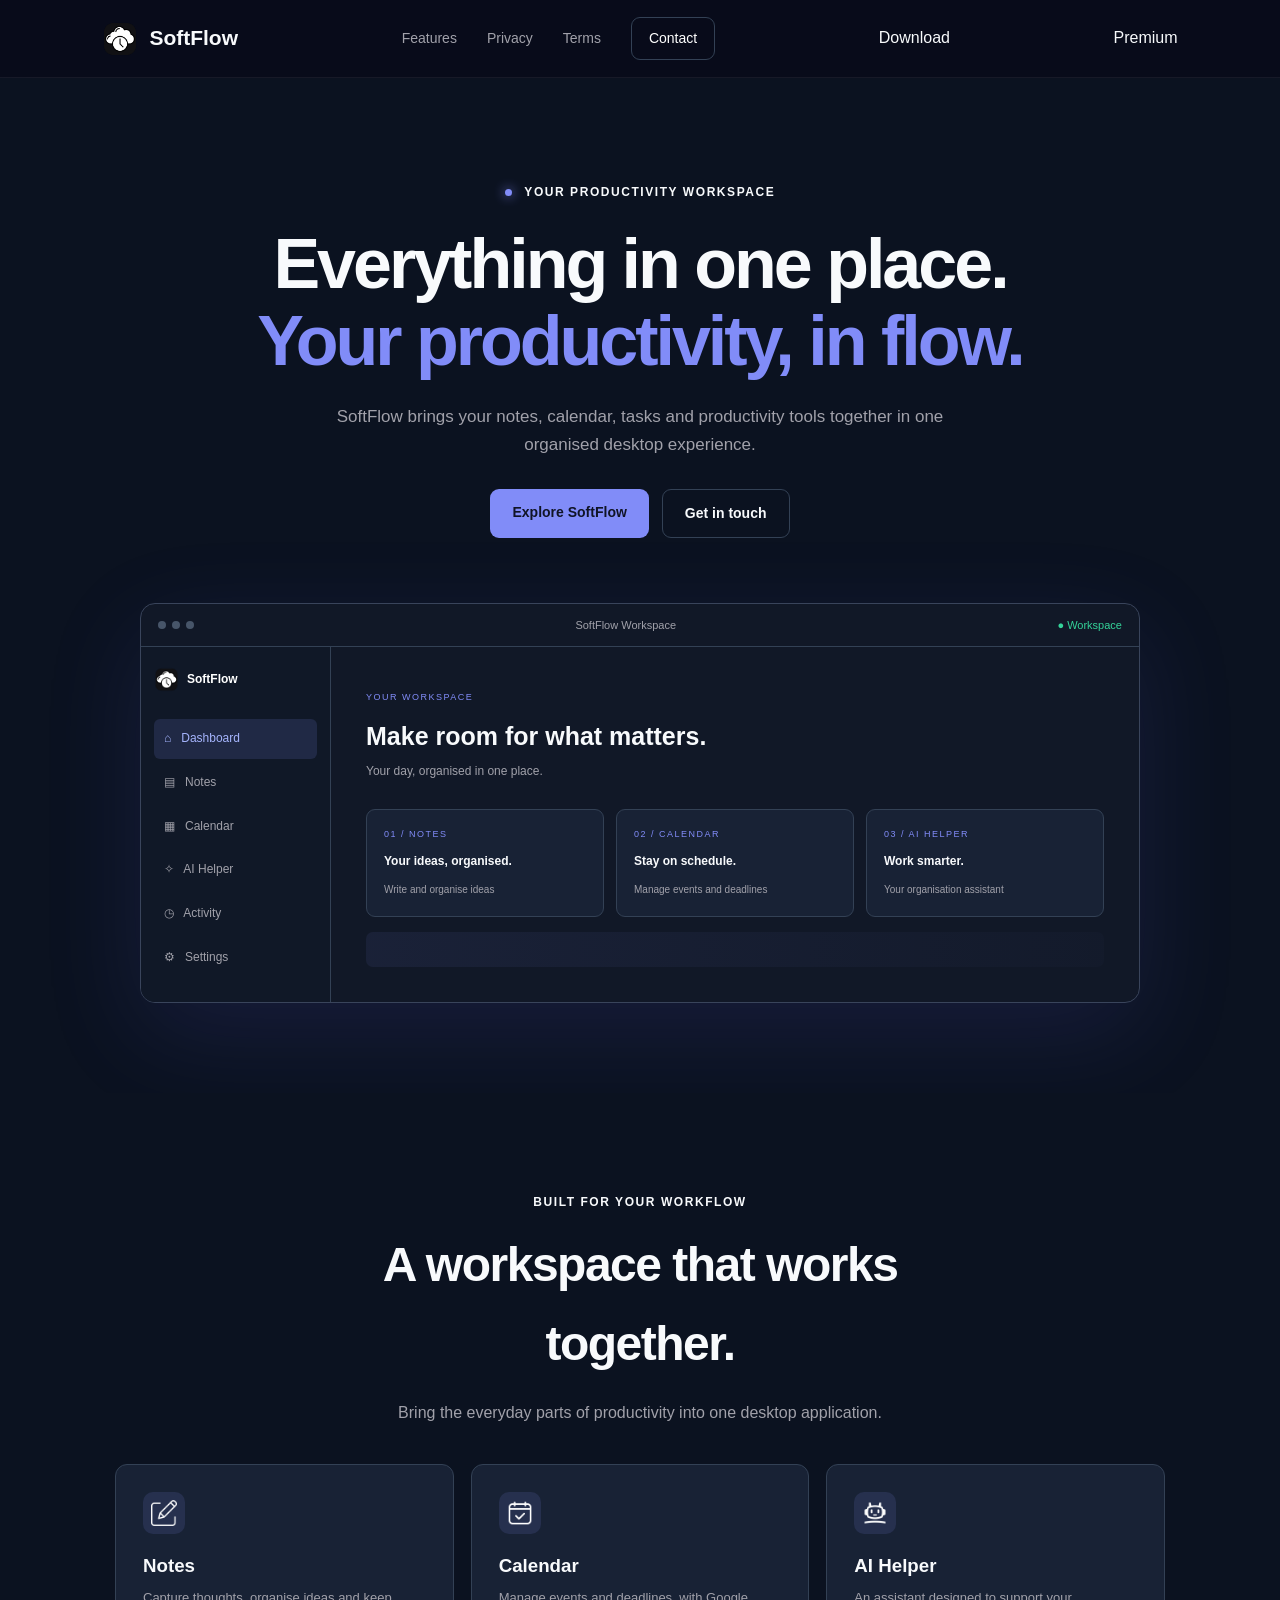
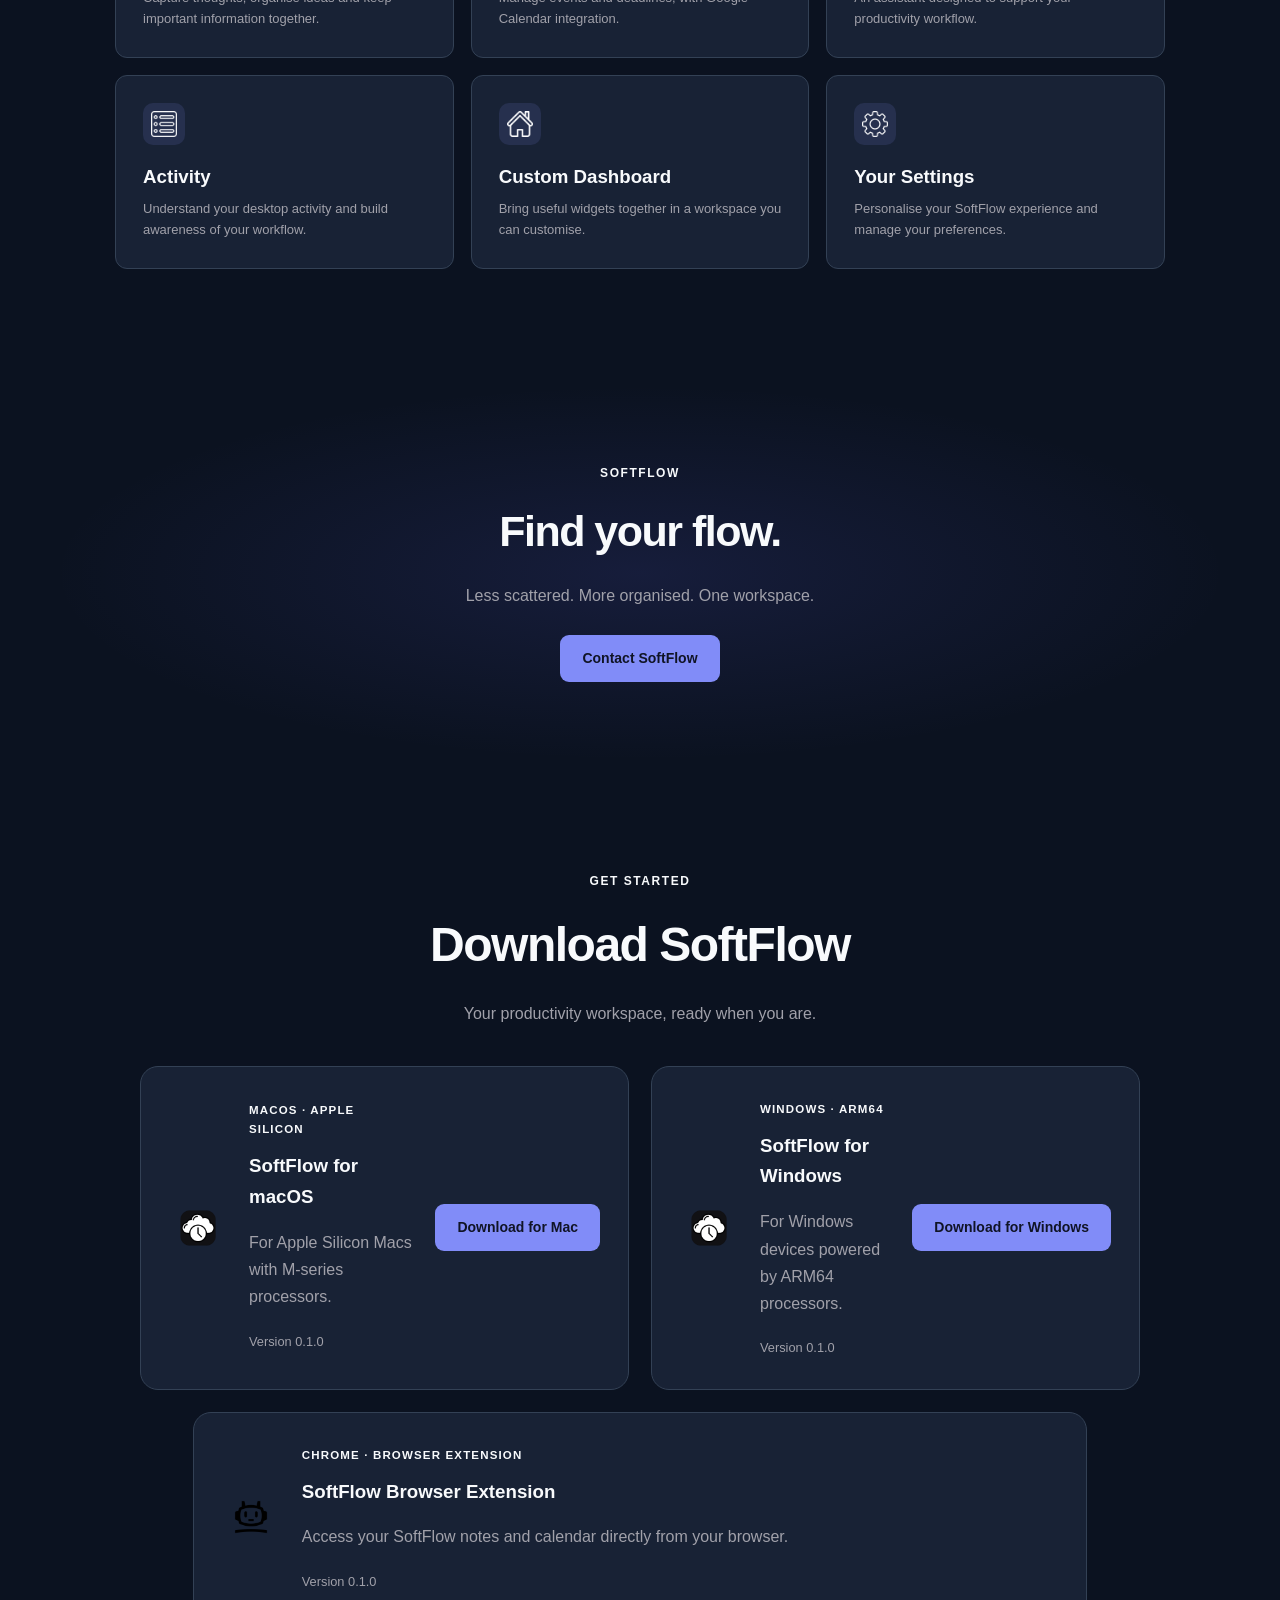
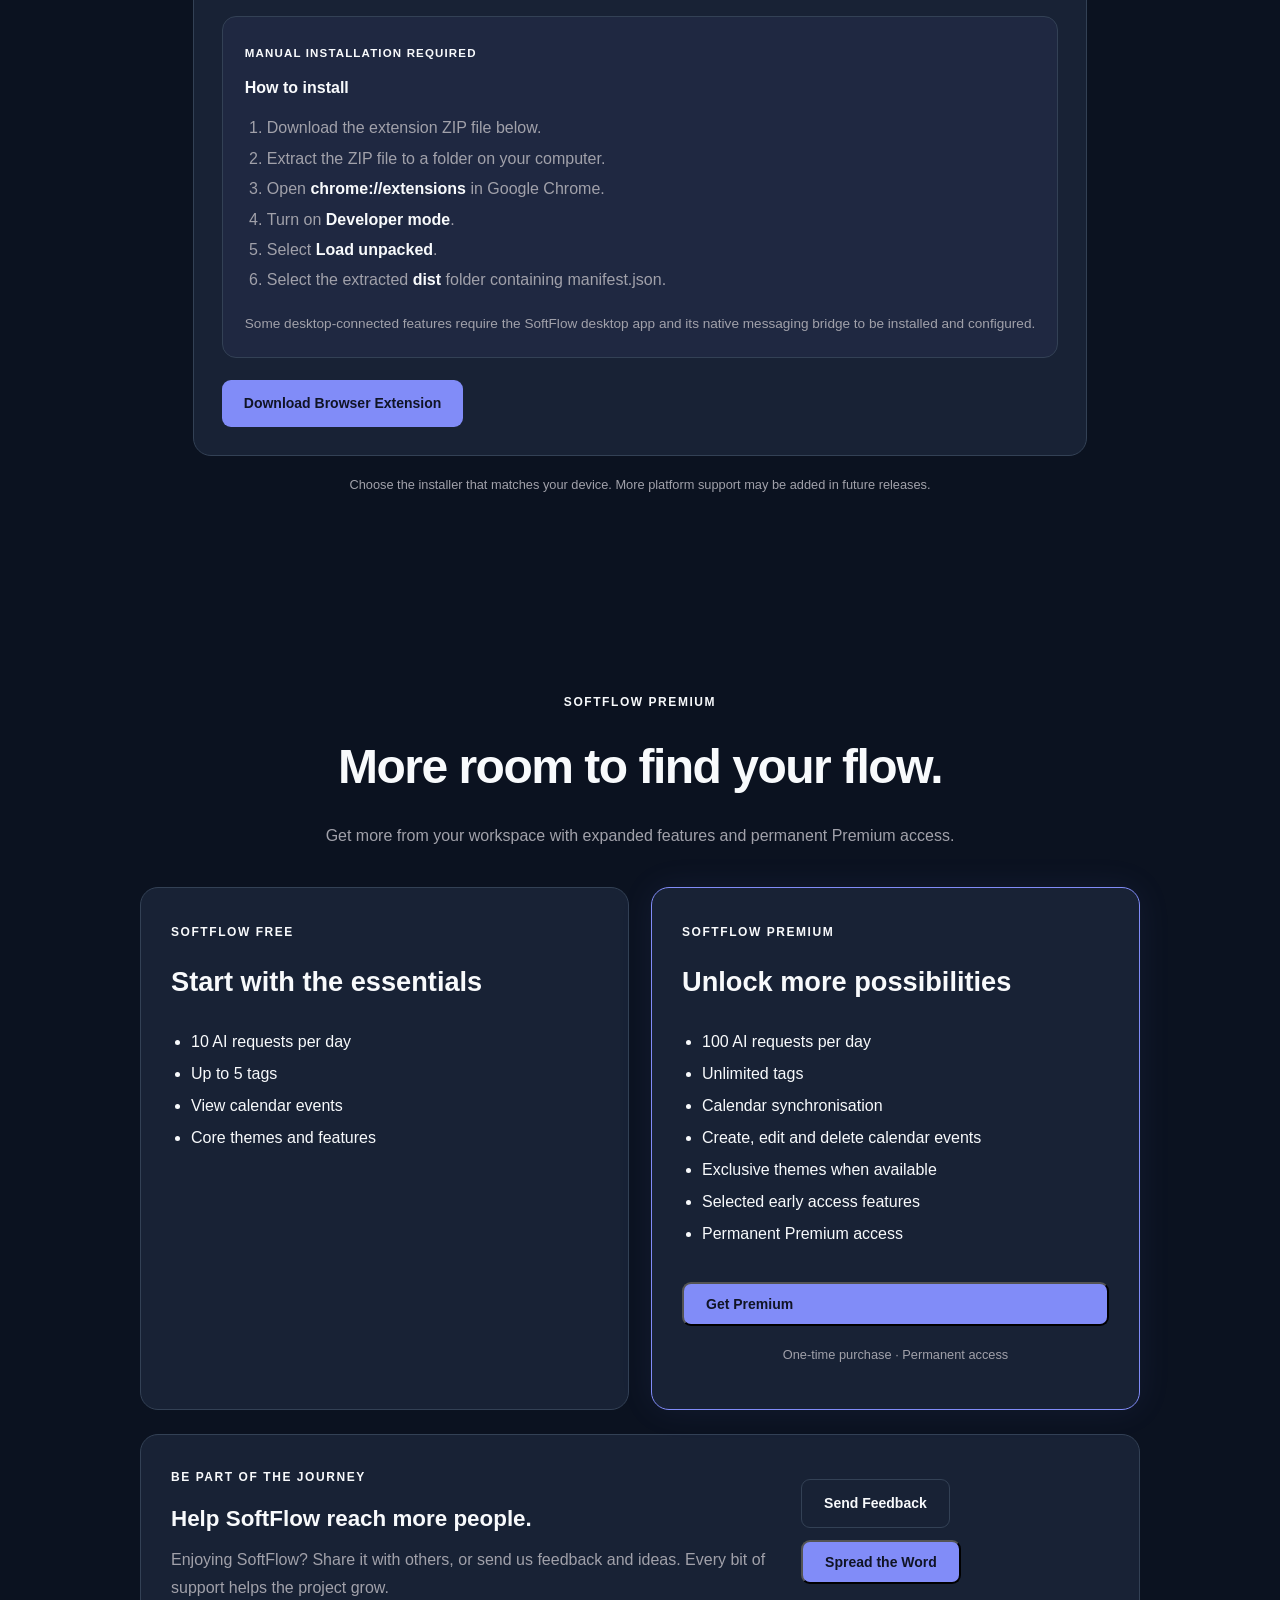
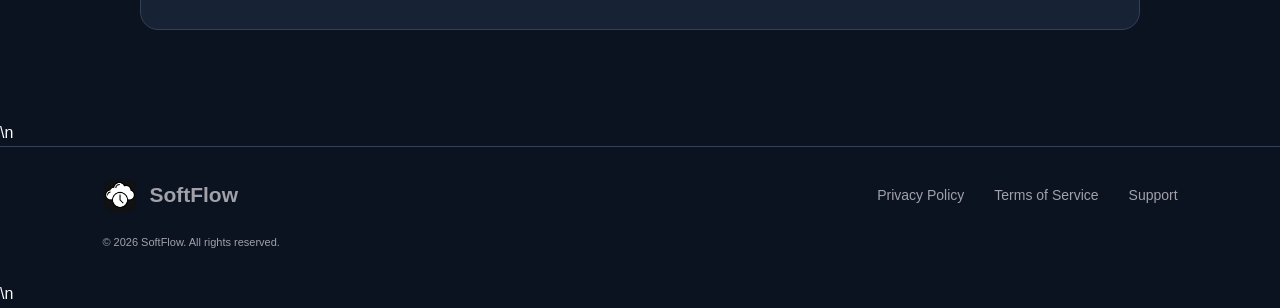
<file: index.html>
<!DOCTYPE html>
<html lang="en">
<head>
  <meta charset="UTF-8">
  <meta name="viewport" content="width=device-width, initial-scale=1">
  <meta name="theme-color" content="#0B1220">
  <meta name="description" content="Meet SoftFlow, your productivity workspace for notes, calendars, organisation and more.">
  <title>SoftFlow — Your productivity, in flow.</title>
  <link rel="icon" href="assets/logo.png">
  <link rel="stylesheet" href="styles.css">
</head>
<body>
  <nav class="nav">
    <a class="brand" href="index.html">
      <img src="assets/logo.png" alt="SoftFlow logo">
      <span>SoftFlow</span>
    </a>
    <div class="nav-links">
      <a href="#features">Features</a>
      <a href="privacy.html">Privacy</a>
      <a href="terms.html">Terms</a>
      <a class="nav-button" href="contact.html">Contact</a>
    </div>
  
        <a href="#download">Download</a>
        <a href="#premium">Premium</a>
      </nav>

  <main>
    <section class="hero">
      <div class="eyebrow"><span class="dot"></span> YOUR PRODUCTIVITY WORKSPACE</div>
      <h1>Everything in one place.<br><span>Your productivity, in flow.</span></h1>
      <p class="hero-text">
        SoftFlow brings your notes, calendar, tasks and productivity
        tools together in one organised desktop experience.
      </p>
      <div class="hero-actions">
        <a class="button primary" href="#features">Explore SoftFlow</a>
        <a class="button secondary" href="contact.html">Get in touch</a>
      </div>
      <div class="hero-visual">
        <div class="mock-window">
          <div class="window-bar">
            <div class="window-dots"><i></i><i></i><i></i></div>
            <span>SoftFlow Workspace</span>
            <span class="window-status">● Workspace</span>
          </div>
          <div class="mock-content">
            <aside class="mock-sidebar">
              <div class="mock-brand"><img src="assets/logo.png" alt=""> SoftFlow</div>
              <div class="side-active">⌂ &nbsp; Dashboard</div>
              <div>▤ &nbsp; Notes</div>
              <div>▦ &nbsp; Calendar</div>
              <div>✧ &nbsp; AI Helper</div>
              <div>◷ &nbsp; Activity</div>
              <div>⚙ &nbsp; Settings</div>
            </aside>
            <div class="mock-main">
              <small>YOUR WORKSPACE</small>
              <h2>Make room for what matters.</h2>
              <p>Your day, organised in one place.</p>
              <div class="mock-cards">
                <div><span>01 / NOTES</span><strong>Your ideas, organised.</strong><small>Write and organise ideas</small></div>
                <div><span>02 / CALENDAR</span><strong>Stay on schedule.</strong><small>Manage events and deadlines</small></div>
                <div><span>03 / AI HELPER</span><strong>Work smarter.</strong><small>Your organisation assistant</small></div>
              </div>
              <div class="mock-bottom"></div>
            </div>
          </div>
        </div>
      </div>
    </section>

    <section class="features section" id="features">
      <div class="section-heading">
        <div class="eyebrow">BUILT FOR YOUR WORKFLOW</div>
        <h2>A workspace that works together.</h2>
        <p>Bring the everyday parts of productivity into one desktop application.</p>
      </div>
      <div class="feature-grid">
        <article class="feature-card"><div class="feature-icon"><img src="assets/app-icons/Notes.png" alt=""></div><h3>Notes</h3><p>Capture thoughts, organise ideas and keep important information together.</p></article>
        <article class="feature-card"><div class="feature-icon"><img src="assets/app-icons/Calendar.png" alt=""></div><h3>Calendar</h3><p>Manage events and deadlines, with Google Calendar integration.</p></article>
        <article class="feature-card"><div class="feature-icon"><img src="assets/app-icons/robot.png" alt=""></div><h3>AI Helper</h3><p>An assistant designed to support your productivity workflow.</p></article>
        <article class="feature-card"><div class="feature-icon"><img src="assets/app-icons/activity.png" alt=""></div><h3>Activity</h3><p>Understand your desktop activity and build awareness of your workflow.</p></article>
        <article class="feature-card"><div class="feature-icon"><img src="assets/app-icons/home.png" alt=""></div><h3>Custom Dashboard</h3><p>Bring useful widgets together in a workspace you can customise.</p></article>
        <article class="feature-card"><div class="feature-icon"><img src="assets/app-icons/settings.png" alt=""></div><h3>Your Settings</h3><p>Personalise your SoftFlow experience and manage your preferences.</p></article>
      </div>
    </section>

    <section class="closing">
      <div class="eyebrow">SOFTFLOW</div>
      <h2>Find your flow.</h2>
      <p>Less scattered. More organised. One workspace.</p>
      <a class="button primary" href="contact.html">Contact SoftFlow</a>
    </section>
  
    <section class="download-section" id="download">
      <div class="section-heading">
        <span class="eyebrow">GET STARTED</span>
        <h2>Download SoftFlow</h2>
        <p>Your productivity workspace, ready when you are.</p>
      </div>

      <div class="download-grid">
        <article class="download-panel">
          <div class="download-icon"><img src="assets/logo.png" alt="SoftFlow logo"></div>
          <div class="download-info">
            <span class="download-platform">MACOS · APPLE SILICON</span>
            <h3>SoftFlow for macOS</h3>
            <p>For Apple Silicon Macs with M-series processors.</p>
            <span class="download-version">Version 0.1.0</span>
          </div>
          <a class="button primary"
             href="https://github.com/softcloud079/Softflow/releases/download/v0.1.0/SoftFlow-0.1.0-macOS-AppleSilicon.dmg">
            Download for Mac
          </a>
        </article>

        <article class="download-panel">
          <div class="download-icon"><img src="assets/logo.png" alt="SoftFlow logo"></div>
          <div class="download-info">
            <span class="download-platform">WINDOWS · ARM64</span>
            <h3>SoftFlow for Windows</h3>
            <p>For Windows devices powered by ARM64 processors.</p>
            <span class="download-version">Version 0.1.0</span>
          </div>
          <a class="button primary"
             href="https://github.com/softcloud079/Softflow/releases/download/v0.1.0/SoftFlow-0.1.0-Windows-ARM64.exe">
            Download for Windows
          </a>
        </article>
        <article class="download-panel extension-panel">
          <div class="extension-heading">
            <div class="download-icon">
              <img src="assets/app-icons/robot.png" alt="SoftFlow extension icon">
            </div>
            <div class="download-info">
              <span class="download-platform">CHROME · BROWSER EXTENSION</span>
              <h3>SoftFlow Browser Extension</h3>
              <p>Access your SoftFlow notes and calendar directly from your browser.</p>
              <span class="download-version">Version 0.1.0</span>
            </div>
          </div>

          <div class="extension-instructions">
            <span class="extension-notice">MANUAL INSTALLATION REQUIRED</span>
            <h4>How to install</h4>
            <ol>
              <li>Download the extension ZIP file below.</li>
              <li>Extract the ZIP file to a folder on your computer.</li>
              <li>Open <strong>chrome://extensions</strong> in Google Chrome.</li>
              <li>Turn on <strong>Developer mode</strong>.</li>
              <li>Select <strong>Load unpacked</strong>.</li>
              <li>Select the extracted <strong>dist</strong> folder containing manifest.json.</li>
            </ol>
            <p class="extension-note">
              Some desktop-connected features require the SoftFlow desktop app
              and its native messaging bridge to be installed and configured.
            </p>
          </div>

          <a class="button primary extension-download"
             href="assets/SoftFlow-Browser-Extension-0.1.0.zip"
             download>
            Download Browser Extension
          </a>
        </article>
      </div>

      <p class="section-note">
        Choose the installer that matches your device. More platform support may be added in future releases.
      </p>
    </section>

    <section class="premium-section" id="premium">
      <div class="section-heading">
        <span class="eyebrow">SOFTFLOW PREMIUM</span>
        <h2>More room to find your flow.</h2>
        <p>Get more from your workspace with expanded features and permanent Premium access.</p>
      </div>

      <div class="premium-grid">
        <article class="premium-card">
          <span class="premium-label">SOFTFLOW FREE</span>
          <h3>Start with the essentials</h3>
          <ul>
            <li>10 AI requests per day</li>
            <li>Up to 5 tags</li>
            <li>View calendar events</li>
            <li>Core themes and features</li>
          </ul>
        </article>

        <article class="premium-card premium-featured">
          <span class="premium-label">SOFTFLOW PREMIUM</span>
          <h3>Unlock more possibilities</h3>
          <ul>
            <li>100 AI requests per day</li>
            <li>Unlimited tags</li>
            <li>Calendar synchronisation</li>
            <li>Create, edit and delete calendar events</li>
            <li>Exclusive themes when available</li>
            <li>Selected early access features</li>
            <li>Permanent Premium access</li>
          </ul>
          <button class="button primary" id="premium-purchase">Get Premium</button>
          <p class="card-note">One-time purchase · Permanent access</p>
        </article>
      </div>

      <article class="premium-support">
        <div>
          <span class="premium-label">BE PART OF THE JOURNEY</span>
          <h3>Help SoftFlow reach more people.</h3>
          <p>Enjoying SoftFlow? Share it with others, or send us feedback and ideas. Every bit of support helps the project grow.</p>
        </div>
        <div class="support-actions">
          <a class="button secondary" href="contact.html">Send Feedback</a>
          <button class="button primary" id="share-softflow">Spread the Word</button>
          <span id="share-status" role="status" aria-live="polite"></span>
        </div>
      </article>
    </section>

  </main>


  <div class="checkout-overlay" id="checkout-overlay" hidden>
    <section class="checkout-window" role="dialog" aria-modal="true" aria-labelledby="checkout-title">
      <button class="checkout-close" id="checkout-close" aria-label="Close checkout">&times;</button>
      <span class="premium-label">SOFTFLOW PREMIUM</span>
      <h2 id="checkout-title">SoftFlow Premium</h2>
      <p class="checkout-description">Your productivity workspace, unlocked.</p>

      <div class="checkout-summary">
        <div>
          <strong>SoftFlow Premium</strong>
          <span>One-time purchase</span>
        </div>
        <strong>Permanent access</strong>
      </div>

      <p class="checkout-description">Complete your Premium purchase to unlock permanent access to SoftFlow Premium.</p>

      <button class="button primary checkout-continue" id="checkout-continue">
        Continue to checkout
      </button>

      <div class="region-message" id="region-message" hidden>
        <div class="region-message-icon">!</div>
        <div>
          <h3>Sorry, not available yet</h3>
          <p>SoftFlow Premium checkout isn't available in your region yet. We're working to make it available more widely.</p>
          <button class="button secondary" id="region-dismiss">Got it</button>
        </div>
      </div>
    </section>
  </div>
\n  <footer>
    <a class="brand" href="index.html"><img src="assets/logo.png" alt=""><span>SoftFlow</span></a>
    <div><a href="privacy.html">Privacy Policy</a><a href="terms.html">Terms of Service</a><a href="mailto:softcloud079@gmail.com">Support</a></div>
    <p>© 2026 SoftFlow. All rights reserved.</p>
  </footer>




<script>
document.addEventListener("DOMContentLoaded", function () {
  const overlay = document.getElementById("checkout-overlay");
  const purchase = document.getElementById("premium-purchase");
  const close = document.getElementById("checkout-close");
  const continueButton = document.getElementById("checkout-continue");
  const regionMessage = document.getElementById("region-message");
  const dismiss = document.getElementById("region-dismiss");
  const shareButton = document.getElementById("share-softflow");

  function closeCheckout() {
    overlay.hidden = true;
    regionMessage.hidden = true;
    continueButton.hidden = false;
  }

  purchase?.addEventListener("click", function () {
    overlay.hidden = false;
  });

  close?.addEventListener("click", closeCheckout);

  continueButton?.addEventListener("click", function () {
    regionMessage.hidden = false;
    continueButton.hidden = true;
  });

  dismiss?.addEventListener("click", closeCheckout);

  overlay?.addEventListener("click", function (event) {
    if (event.target === overlay) closeCheckout();
  });

  document.addEventListener("keydown", function (event) {
    if (event.key === "Escape" && !overlay.hidden) closeCheckout();
  });

  shareButton?.addEventListener("click", async function () {
    const url = window.location.href.split("#")[0];
    const status = document.getElementById("share-status");

    try {
      await navigator.clipboard.writeText(url);
      if (status) status.textContent = "Website link copied!";
    } catch (error) {
      const field = document.createElement("textarea");
      field.value = url;
      field.setAttribute("readonly", "");
      field.style.position = "fixed";
      field.style.opacity = "0";
      document.body.appendChild(field);
      field.select();

      try {
        const copied = document.execCommand("copy");
        if (status) {
          status.textContent = copied
            ? "Website link copied!"
            : "Copy this link: " + url;
        }
      } catch {
        if (status) status.textContent = "Copy this link: " + url;
      }

      field.remove();
    }
  });
});
</script>
\n</body>
</html>
</file>
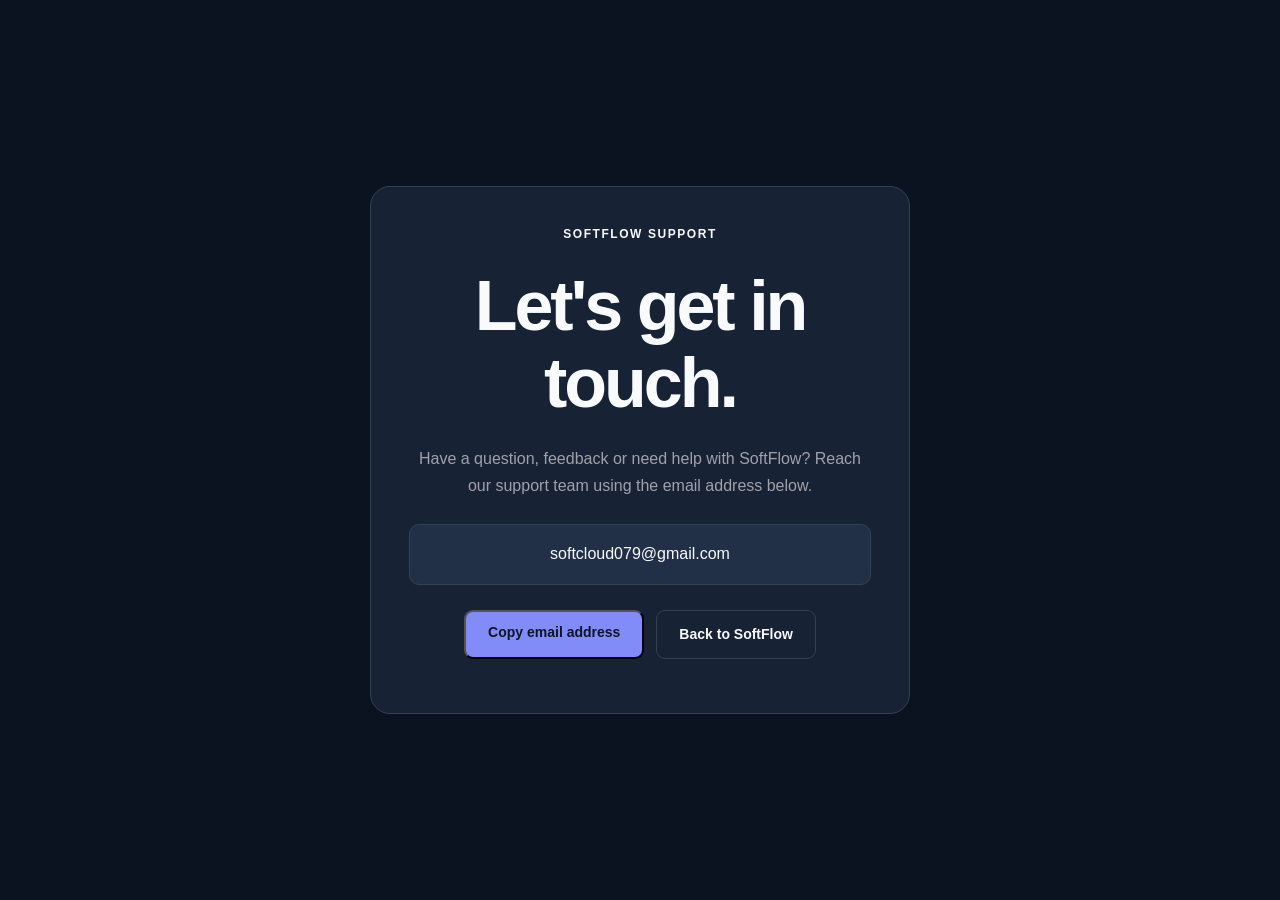
<file: contact.html>
<!DOCTYPE html>
<html lang="en">
<head>
  <meta charset="UTF-8">
  <meta name="viewport" content="width=device-width, initial-scale=1.0">
  <title>Contact SoftFlow</title>
  <link rel="stylesheet" href="styles.css">
  <style>
    body {
      min-height: 100vh;
      display: grid;
      place-items: center;
      padding: 25px;
    }
    .contact-card {
      width: min(100%, 540px);
      padding: 38px;
      background: var(--card);
      border: 1px solid var(--border);
      border-radius: 20px;
      text-align: center;
    }
    .contact-card h1 { color: var(--text); }
    .contact-card p {
      color: var(--muted);
      line-height: 1.7;
    }
    .email-address {
      display: block;
      padding: 16px;
      margin: 25px 0;
      background: var(--hover);
      border: 1px solid var(--border);
      border-radius: 10px;
      color: var(--primary-light);
      overflow-wrap: anywhere;
    }
    .contact-actions {
      display: flex;
      justify-content: center;
      gap: 12px;
      flex-wrap: wrap;
    }
  </style>
</head>
<body>
  <main class="contact-card">
    <div class="eyebrow">SOFTFLOW SUPPORT</div>
    <h1>Let's get in touch.</h1>
    <p>Have a question, feedback or need help with SoftFlow? Reach our support team using the email address below.</p>

    <span class="email-address" id="support-email">softcloud079@gmail.com</span>

    <div class="contact-actions">
      <button class="button primary" id="copy-email">Copy email address</button>
      <a class="button secondary" href="index.html">Back to SoftFlow</a>
    </div>
    <p id="copy-status" role="status" aria-live="polite"></p>
  </main>

  <script>
    document.getElementById("copy-email").addEventListener("click", async function () {
      const email = "softcloud079@gmail.com";
      const status = document.getElementById("copy-status");

      try {
        await navigator.clipboard.writeText(email);
        status.textContent = "Email address copied.";
      } catch {
        status.textContent = "Please select and copy the email address above.";
      }
    });
  </script>
</body>
</html>
</file>
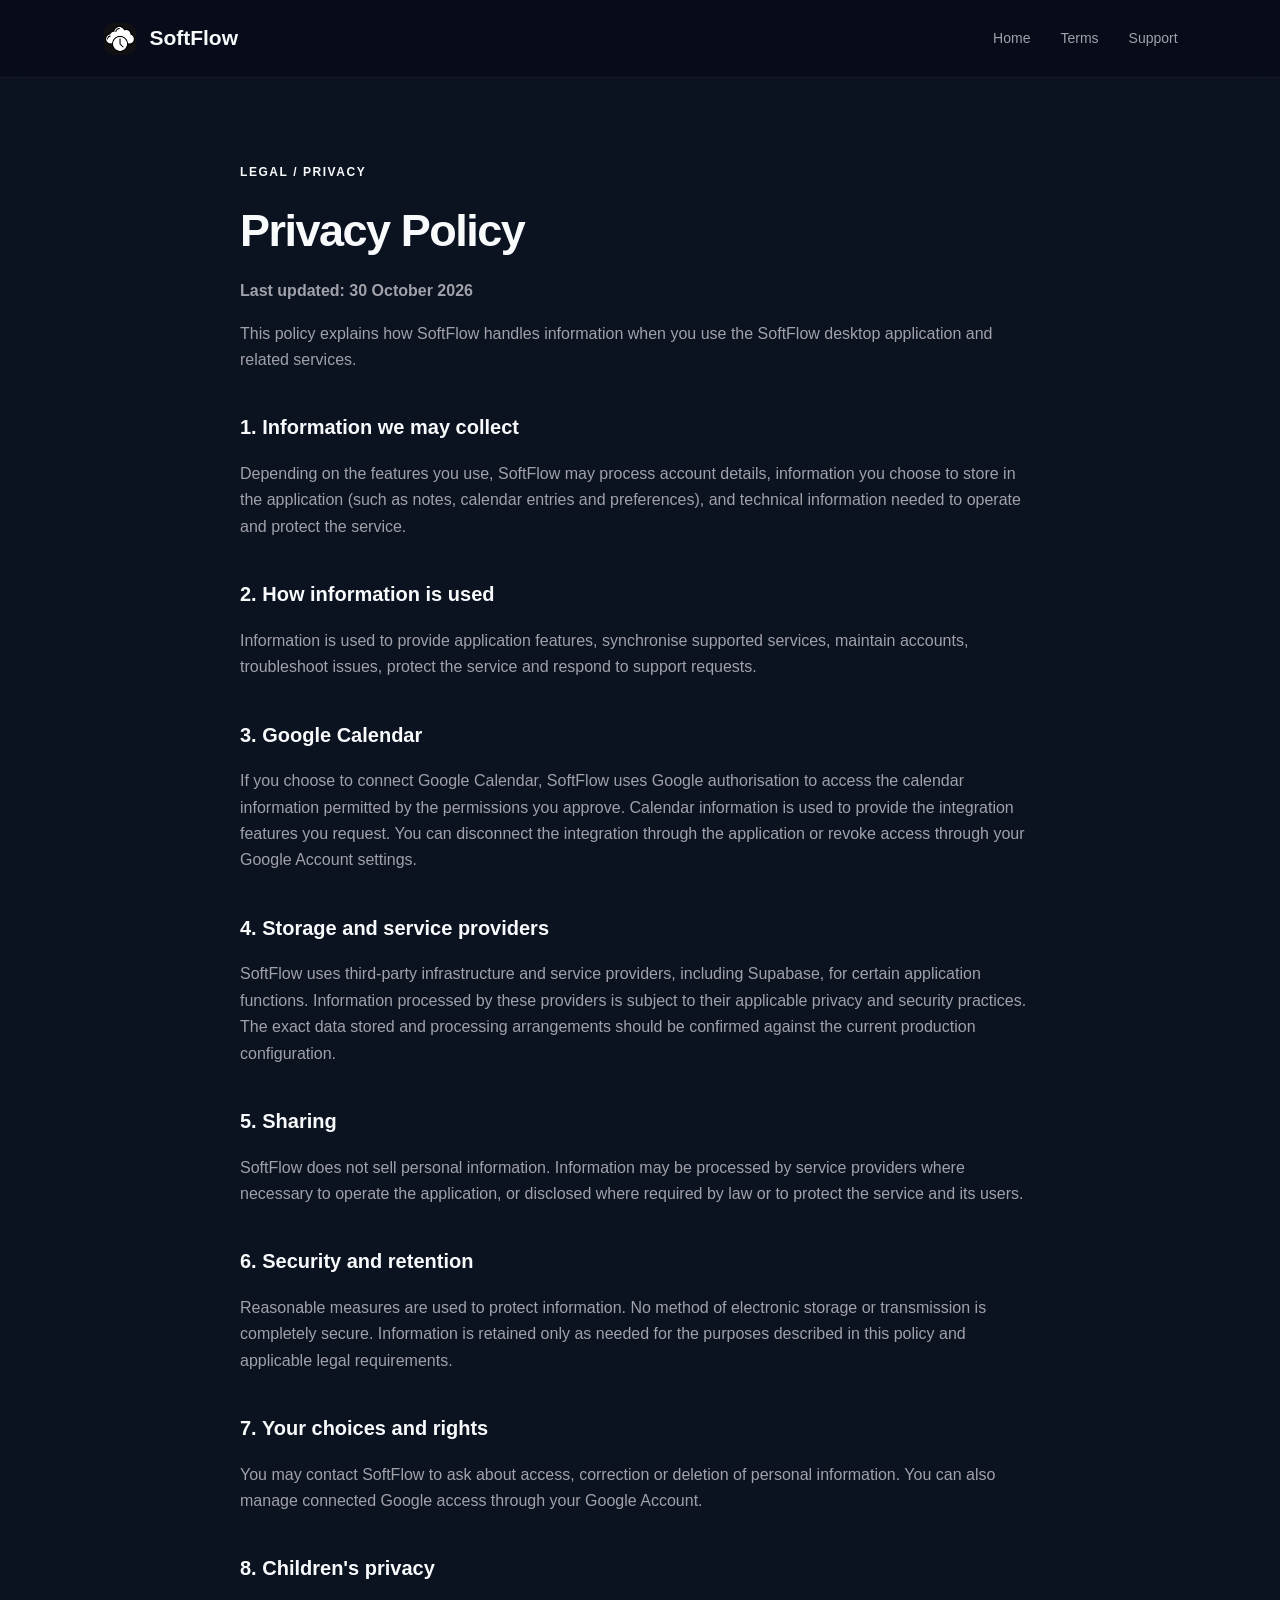
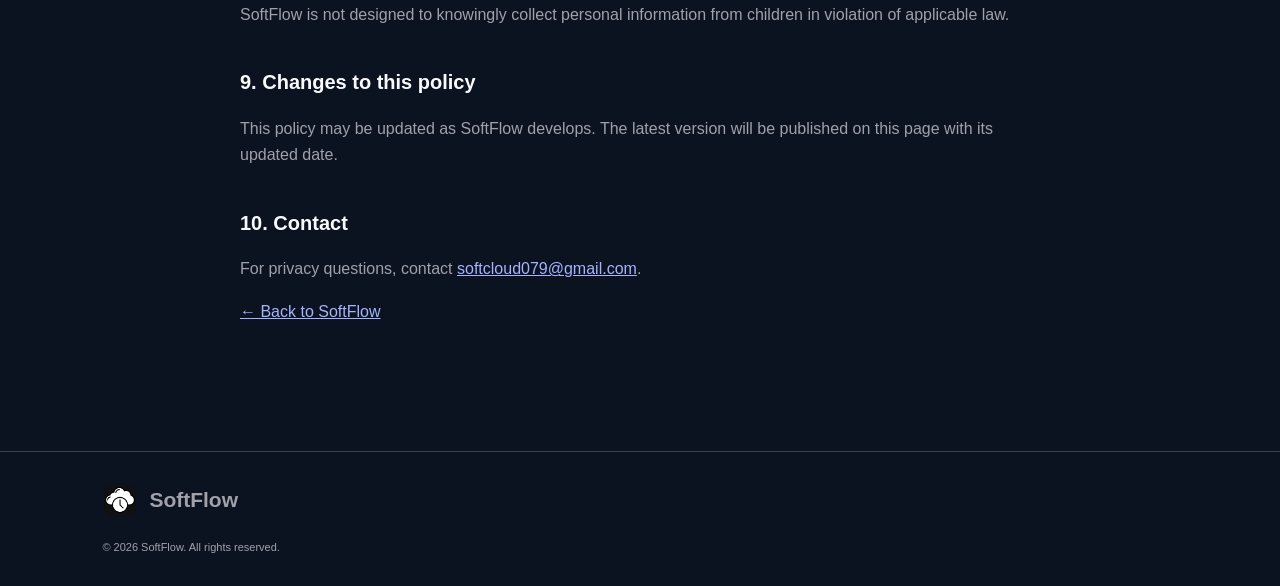
<file: privacy.html>
<!DOCTYPE html>
<html lang="en">
<head>
  <meta charset="UTF-8">
  <meta name="viewport" content="width=device-width, initial-scale=1">
  <title>Privacy Policy — SoftFlow</title>
  <link rel="icon" href="assets/logo.png">
  <link rel="stylesheet" href="styles.css">
</head>
<body>
  <nav class="nav">
    <a class="brand" href="index.html"><img src="assets/logo.png" alt=""><span>SoftFlow</span></a>
    <div class="nav-links"><a href="index.html">Home</a><a href="terms.html">Terms</a><a href="mailto:softcloud079@gmail.com">Support</a></div>
  </nav>
  <main class="legal">
    <div class="eyebrow">LEGAL / PRIVACY</div>
    <h1>Privacy Policy</h1>
    <p><strong>Last updated: 30 October 2026</strong></p>
    <p>This policy explains how SoftFlow handles information when you use the SoftFlow desktop application and related services.</p>
    <h2>1. Information we may collect</h2>
    <p>Depending on the features you use, SoftFlow may process account details, information you choose to store in the application (such as notes, calendar entries and preferences), and technical information needed to operate and protect the service.</p>
    <h2>2. How information is used</h2>
    <p>Information is used to provide application features, synchronise supported services, maintain accounts, troubleshoot issues, protect the service and respond to support requests.</p>
    <h2>3. Google Calendar</h2>
    <p>If you choose to connect Google Calendar, SoftFlow uses Google authorisation to access the calendar information permitted by the permissions you approve. Calendar information is used to provide the integration features you request. You can disconnect the integration through the application or revoke access through your Google Account settings.</p>
    <h2>4. Storage and service providers</h2>
    <p>SoftFlow uses third-party infrastructure and service providers, including Supabase, for certain application functions. Information processed by these providers is subject to their applicable privacy and security practices. The exact data stored and processing arrangements should be confirmed against the current production configuration.</p>
    <h2>5. Sharing</h2>
    <p>SoftFlow does not sell personal information. Information may be processed by service providers where necessary to operate the application, or disclosed where required by law or to protect the service and its users.</p>
    <h2>6. Security and retention</h2>
    <p>Reasonable measures are used to protect information. No method of electronic storage or transmission is completely secure. Information is retained only as needed for the purposes described in this policy and applicable legal requirements.</p>
    <h2>7. Your choices and rights</h2>
    <p>You may contact SoftFlow to ask about access, correction or deletion of personal information. You can also manage connected Google access through your Google Account.</p>
    <h2>8. Children's privacy</h2>
    <p>SoftFlow is not designed to knowingly collect personal information from children in violation of applicable law.</p>
    <h2>9. Changes to this policy</h2>
    <p>This policy may be updated as SoftFlow develops. The latest version will be published on this page with its updated date.</p>
    <h2>10. Contact</h2>
    <p>For privacy questions, contact <a href="mailto:softcloud079@gmail.com">softcloud079@gmail.com</a>.</p>
    <p><a href="index.html">← Back to SoftFlow</a></p>
  </main>
  <footer><a class="brand" href="index.html"><img src="assets/logo.png" alt=""><span>SoftFlow</span></a><p>© 2026 SoftFlow. All rights reserved.</p></footer>
</body>
</html>
</file>
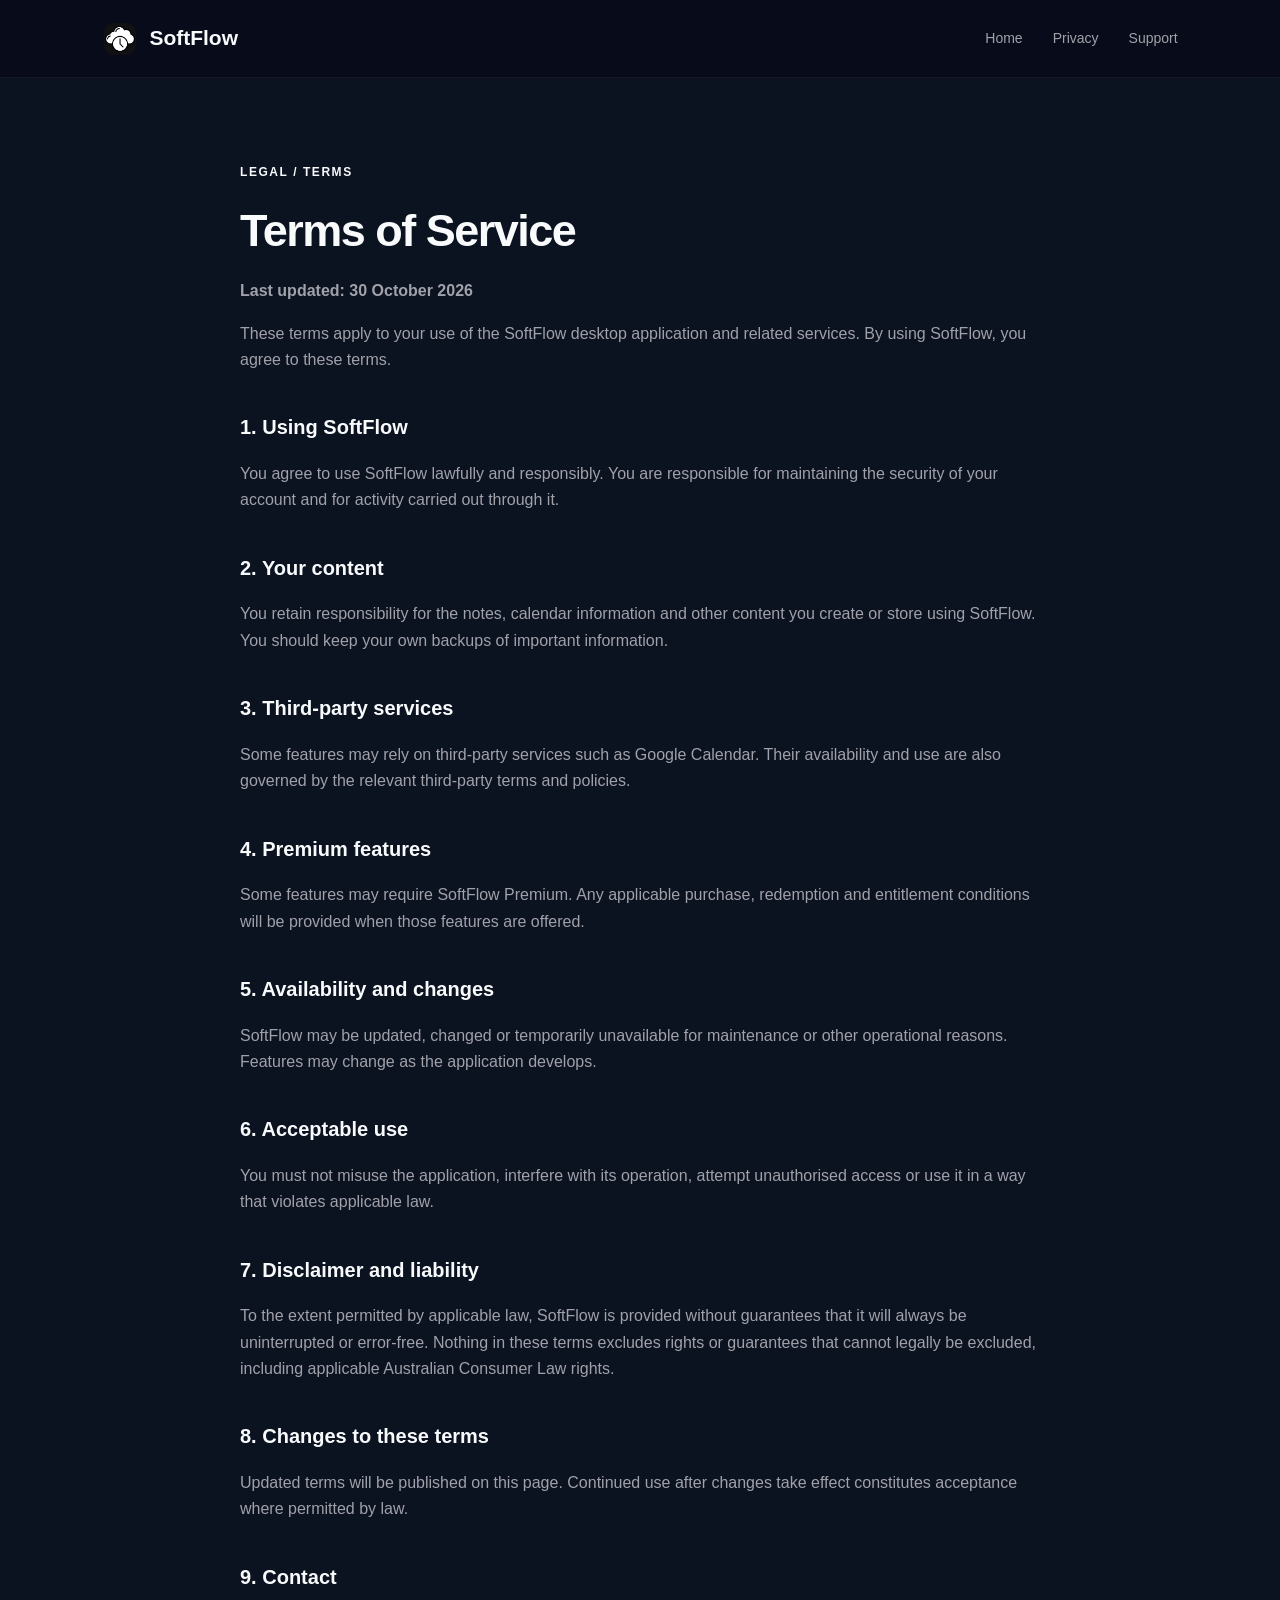
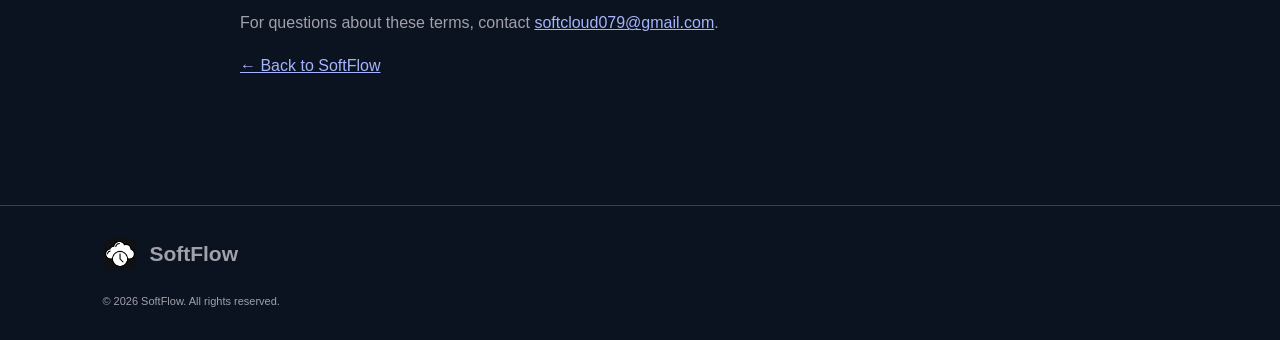
<file: terms.html>
<!DOCTYPE html>
<html lang="en">
<head>
  <meta charset="UTF-8">
  <meta name="viewport" content="width=device-width, initial-scale=1">
  <title>Terms of Service — SoftFlow</title>
  <link rel="icon" href="assets/logo.png">
  <link rel="stylesheet" href="styles.css">
</head>
<body>
  <nav class="nav">
    <a class="brand" href="index.html"><img src="assets/logo.png" alt=""><span>SoftFlow</span></a>
    <div class="nav-links"><a href="index.html">Home</a><a href="privacy.html">Privacy</a><a href="mailto:softcloud079@gmail.com">Support</a></div>
  </nav>
  <main class="legal">
    <div class="eyebrow">LEGAL / TERMS</div>
    <h1>Terms of Service</h1>
    <p><strong>Last updated: 30 October 2026</strong></p>
    <p>These terms apply to your use of the SoftFlow desktop application and related services. By using SoftFlow, you agree to these terms.</p>
    <h2>1. Using SoftFlow</h2>
    <p>You agree to use SoftFlow lawfully and responsibly. You are responsible for maintaining the security of your account and for activity carried out through it.</p>
    <h2>2. Your content</h2>
    <p>You retain responsibility for the notes, calendar information and other content you create or store using SoftFlow. You should keep your own backups of important information.</p>
    <h2>3. Third-party services</h2>
    <p>Some features may rely on third-party services such as Google Calendar. Their availability and use are also governed by the relevant third-party terms and policies.</p>
    <h2>4. Premium features</h2>
    <p>Some features may require SoftFlow Premium. Any applicable purchase, redemption and entitlement conditions will be provided when those features are offered.</p>
    <h2>5. Availability and changes</h2>
    <p>SoftFlow may be updated, changed or temporarily unavailable for maintenance or other operational reasons. Features may change as the application develops.</p>
    <h2>6. Acceptable use</h2>
    <p>You must not misuse the application, interfere with its operation, attempt unauthorised access or use it in a way that violates applicable law.</p>
    <h2>7. Disclaimer and liability</h2>
    <p>To the extent permitted by applicable law, SoftFlow is provided without guarantees that it will always be uninterrupted or error-free. Nothing in these terms excludes rights or guarantees that cannot legally be excluded, including applicable Australian Consumer Law rights.</p>
    <h2>8. Changes to these terms</h2>
    <p>Updated terms will be published on this page. Continued use after changes take effect constitutes acceptance where permitted by law.</p>
    <h2>9. Contact</h2>
    <p>For questions about these terms, contact <a href="mailto:softcloud079@gmail.com">softcloud079@gmail.com</a>.</p>
    <p><a href="index.html">← Back to SoftFlow</a></p>
  </main>
  <footer><a class="brand" href="index.html"><img src="assets/logo.png" alt=""><span>SoftFlow</span></a><p>© 2026 SoftFlow. All rights reserved.</p></footer>
</body>
</html>
</file>
<file: styles.css>
:root {
  --bg: #0B1220;
  --sidebar: #111827;
  --card: #182235;
  --hover: #223047;
  --border: #334155;
  --primary: #818CF8;
  --light: #A5B4FC;
  --dark: #6366F1;
  --text: #F8FAFC;
  --muted: #A1A1AA;
}
* { box-sizing: border-box; }
html { scroll-behavior: smooth; }
body {
  margin: 0;
  background: var(--bg);
  color: var(--text);
  font-family: -apple-system, BlinkMacSystemFont, "Segoe UI", sans-serif;
  line-height: 1.65;
}
a { color: inherit; text-decoration: none; }
.nav {
  height: 78px; padding: 0 8%; display: flex; align-items: center;
  justify-content: space-between; background: rgba(8,12,26,.9);
  border-bottom: 1px solid rgba(255,255,255,.06);
  position: sticky; top: 0; z-index: 10; backdrop-filter: blur(16px);
}
.brand { display: flex; align-items: center; gap: 11px; font-size: 21px; font-weight: 750; }
.brand img { width: 36px; height: 36px; object-fit: contain; }
.nav-links, footer div { display: flex; align-items: center; gap: 30px; }
.nav-links a, footer a { color: var(--muted); font-size: 14px; }
.nav-links a:hover, footer a:hover { color: var(--light); }
.nav-links .nav-button { padding: 9px 17px; color: white; border: 1px solid var(--border); border-radius: 9px; }
.hero { padding: 105px 8% 90px; text-align: center; overflow: hidden; }
.eyebrow { color: var(--light); font-size: 11px; letter-spacing: 2px; font-weight: 750; }
.dot { display: inline-block; width: 7px; height: 7px; background: var(--primary); border-radius: 50%; margin-right: 8px; box-shadow: 0 0 12px var(--primary); }
h1 { font-size: clamp(42px, 6vw, 70px); line-height: 1.1; letter-spacing: -3px; margin: 23px 0; }
h1 span { color: var(--primary); }
.hero-text { max-width: 610px; margin: 0 auto; color: var(--muted); font-size: 17px; }
.hero-actions { display: flex; justify-content: center; gap: 13px; margin: 30px 0 65px; }
.button { display: inline-flex; padding: 12px 22px; border-radius: 9px; font-size: 14px; font-weight: 650; transition: .2s; }
.button:hover { transform: translateY(-2px); }
.primary { background: var(--primary); color: #101426; }
.secondary { border: 1px solid var(--border); color: var(--text); }
.hero-visual { max-width: 1000px; margin: auto; text-align: left; }
.mock-window { border: 1px solid #39445b; border-radius: 15px; overflow: hidden; background: var(--sidebar); box-shadow: 0 30px 100px rgba(99,102,241,.13); }
.window-bar { height: 43px; display: flex; align-items: center; justify-content: space-between; padding: 0 17px; border-bottom: 1px solid var(--border); color: var(--muted); font-size: 11px; }
.window-dots { display: flex; gap: 6px; }
.window-dots i { width: 8px; height: 8px; border-radius: 50%; background: #475569; }
.window-status { color: #34D399; }
.mock-content { display: flex; min-height: 330px; }
.mock-sidebar { width: 190px; flex-shrink: 0; padding: 20px 13px; background: #101827; border-right: 1px solid var(--border); color: var(--muted); font-size: 12px; }
.mock-brand { display: flex; align-items: center; gap: 8px; color: white; font-weight: bold; margin-bottom: 27px; }
.mock-brand img { width: 25px; height: 25px; object-fit: contain; }
.mock-sidebar div:not(.mock-brand) { padding: 10px; margin: 4px 0; border-radius: 6px; }
.mock-sidebar .side-active { background: rgba(129,140,248,.14); color: var(--light); }
.mock-main { padding: 35px; flex: 1; }
.mock-main > small, .mock-cards span { color: var(--primary); font-size: 9px; letter-spacing: 1.5px; }
.mock-main h2 { font-size: 25px; margin: 8px 0 0; }
.mock-main p { color: var(--muted); font-size: 12px; margin-top: 4px; }
.mock-cards { display: grid; grid-template-columns: repeat(3,1fr); gap: 12px; margin-top: 28px; }
.mock-cards div { padding: 17px; border: 1px solid var(--border); background: var(--card); border-radius: 9px; display: flex; flex-direction: column; gap: 10px; }
.mock-cards strong { font-size: 12px; }
.mock-cards small { color: var(--muted); font-size: 10px; }
.mock-bottom { height: 35px; margin-top: 15px; border-radius: 7px; background: linear-gradient(90deg,rgba(129,140,248,.08),rgba(129,140,248,.02)); }
.section { padding: 100px 8%; }
.section-heading { text-align: center; margin-bottom: 45px; }
.section-heading h2, .closing h2 { font-size: clamp(30px,4vw,43px); letter-spacing: -1.5px; margin: 13px 0; }
.section-heading p, .closing p { color: var(--muted); }
.feature-grid { max-width: 1050px; margin: auto; display: grid; grid-template-columns: repeat(3,1fr); gap: 17px; }
.feature-card { padding: 27px; background: var(--card); border: 1px solid var(--border); border-radius: 12px; transition: .2s; }
.feature-card:hover { transform: translateY(-4px); border-color: var(--primary); }
.feature-icon {
  width: 42px;
  height: 42px;
  display: grid;
  place-items: center;
  background: rgba(129,140,248,.13);
  border-radius: 10px;
  overflow: hidden;
}
.feature-icon img {
  display: block;
  width: 26px;
  height: 26px;
  object-fit: contain;
}
.feature-card h3 { margin: 17px 0 5px; }
.feature-card p { color: var(--muted); font-size: 13px; margin: 0; }
.closing { text-align: center; padding: 95px 20px; background: radial-gradient(ellipse at center,rgba(99,102,241,.13),transparent 65%); }
.closing p { margin-bottom: 25px; }
footer { border-top: 1px solid var(--border); padding: 30px 8%; display: flex; align-items: center; justify-content: space-between; flex-wrap: wrap; gap: 20px; }
footer p { width: 100%; color: var(--muted); font-size: 11px; margin: 0; }
.legal { max-width: 850px; margin: auto; padding: 85px 25px 110px; }
.legal h1 { font-size: 45px; letter-spacing: -1.5px; }
.legal h2 { margin-top: 38px; font-size: 20px; }
.legal p, .legal li { color: var(--muted); }
.legal a { color: var(--light); text-decoration: underline; }
@media(max-width:750px) {
  .nav { padding: 0 5%; }
  .nav-links { gap: 13px; }
  .nav-links a { font-size: 11px; }
  .hero { padding: 75px 5%; }
  .mock-sidebar { width: 125px; font-size: 10px; }
  .mock-main { padding: 20px; }
  .mock-cards { grid-template-columns: 1fr; }
  .mock-cards div { padding: 11px; }
  .feature-grid { grid-template-columns: 1fr; }
  footer { padding: 25px 5%; }
  footer div { gap: 15px; flex-wrap: wrap; }
}
@media(max-width:440px) {
  .nav-links a:first-child { display: none; }
  h1 { letter-spacing: -1.5px; }
  .mock-sidebar { width: 95px; padding: 10px 5px; font-size: 9px; }
  .mock-main h2 { font-size: 18px; }
  .window-status { display: none; }
}


/* Download and Premium sections */
.download-section,
.premium-section {
  padding: 90px 8%;
  scroll-margin-top: 90px;
}

.section-heading {
  max-width: 680px;
  margin: 0 auto 38px;
  text-align: center;
}

.section-heading h2 {
  margin: 12px 0;
  color: var(--text);
  font-size: clamp(2rem, 4vw, 3rem);
}

.section-heading p,
.section-note {
  color: var(--muted);
  line-height: 1.7;
}

.eyebrow,
.premium-label {
  color: var(--primary-light);
  font-size: 0.75rem;
  font-weight: 700;
  letter-spacing: 0.13em;
}

.download-panel,
.premium-card,
.redeem-panel {
  background: var(--card);
  border: 1px solid var(--border);
  border-radius: 18px;
}

.download-panel {
  max-width: 900px;
  margin: 0 auto;
  padding: 28px;
  display: flex;
  align-items: center;
  gap: 22px;
}

.download-icon {
  width: 58px;
  height: 58px;
  flex-shrink: 0;
  display: grid;
  place-items: center;
  border-radius: 15px;
  background: var(--icon-bg);
  color: var(--primary-light);
  font-size: 1.8rem;
  font-weight: 800;
}

.download-info {
  flex: 1;
}

.download-info h3,
.premium-card h3,
.redeem-panel h3 {
  color: var(--text);
  margin: 0 0 10px;
}

.download-info p,
.premium-card p,
.redeem-panel p {
  color: var(--muted);
  line-height: 1.7;
}

.coming-soon {
  display: inline-block;
  margin-top: 5px;
  color: var(--primary-light);
  font-size: 0.8rem;
  font-weight: 700;
}

.section-note,
.card-note {
  text-align: center;
  font-size: 0.8rem;
  margin-top: 18px;
}

.premium-grid {
  max-width: 1000px;
  margin: 0 auto;
  display: grid;
  grid-template-columns: repeat(2, minmax(0, 1fr));
  gap: 22px;
}

.premium-card {
  padding: 30px;
}

.premium-featured {
  border-color: var(--primary);
  box-shadow: 0 0 35px rgba(129, 140, 248, 0.08);
}

.premium-card h3 {
  font-size: 1.7rem;
  margin-top: 15px;
}

.premium-card ul {
  color: var(--text);
  padding-left: 20px;
  margin: 22px 0;
  line-height: 2;
}

.premium-card .button {
  width: 100%;
  margin-top: 10px;
}

.redeem-panel {
  max-width: 1000px;
  margin: 24px auto 0;
  padding: 28px;
  display: flex;
  align-items: center;
  justify-content: space-between;
  gap: 24px;
}

.button:disabled,
.disabled-button {
  opacity: 0.55;
  cursor: not-allowed;
  pointer-events: none;
}

@media (max-width: 700px) {
  .download-section,
  .premium-section {
    padding: 65px 6%;
  }

  .download-panel,
  .redeem-panel {
    flex-direction: column;
    align-items: flex-start;
  }

  .premium-grid {
    grid-template-columns: 1fr;
  }

  .download-panel .button,
  .redeem-panel .button {
    width: 100%;
  }
}


.premium-unavailable {
  display: flex;
  align-items: flex-start;
  gap: 16px;
  margin-top: 22px;
  padding: 20px;
  background: rgba(251, 146, 60, 0.08);
  border: 1px solid rgba(251, 146, 60, 0.4);
  border-radius: 14px;
  animation: premium-message-in .25s ease-out;
}

.premium-unavailable[hidden] {
  display: none;
}

.unavailable-icon {
  width: 38px;
  height: 38px;
  flex-shrink: 0;
  display: grid;
  place-items: center;
  border-radius: 50%;
  background: rgba(251, 146, 60, 0.15);
  color: var(--orange);
  font-size: 1.3rem;
  font-weight: 800;
}

.premium-unavailable h3 {
  margin: 0 0 7px;
  color: var(--text);
}

.premium-unavailable p {
  margin: 0 0 7px;
  color: var(--muted);
  line-height: 1.6;
}

.premium-unavailable small {
  color: var(--muted);
}

@keyframes premium-message-in {
  from { opacity: 0; transform: translateY(8px); }
  to { opacity: 1; transform: translateY(0); }
}


/* SoftFlow platform downloads */
.download-grid {
  max-width: 1000px;
  margin: 0 auto;
  display: grid;
  grid-template-columns: repeat(2, minmax(0, 1fr));
  gap: 22px;
}

.download-platform {
  display: inline-block;
  color: var(--primary-light);
  font-size: 0.72rem;
  font-weight: 700;
  letter-spacing: 0.1em;
  margin-bottom: 12px;
}

.download-version {
  display: inline-block;
  color: var(--muted);
  font-size: 0.8rem;
  margin-top: 4px;
}

.download-panel .button {
  flex-shrink: 0;
  text-align: center;
}

@media (max-width: 850px) {
  .download-grid {
    grid-template-columns: 1fr;
  }
}

@media (max-width: 700px) {
  .download-panel .button {
    width: 100%;
  }
}

.download-icon img {
  display: block;
  width: 40px;
  height: 40px;
  max-width: 40px;
  max-height: 40px;
  object-fit: contain;
  padding: 0;
}


/* SoftFlow browser extension download */
.feature-icon img {
  filter: brightness(0) invert(1);
}

.extension-panel {
  grid-column: 1 / -1;
  flex-direction: column;
  align-items: stretch;
  gap: 22px;
}

.extension-heading {
  display: flex;
  align-items: center;
  gap: 22px;
}

.extension-instructions {
  padding: 22px;
  background: rgba(129, 140, 248, 0.06);
  border: 1px solid var(--border);
  border-radius: 14px;
}

.extension-notice {
  display: inline-block;
  color: var(--primary-light);
  font-size: 0.72rem;
  font-weight: 800;
  letter-spacing: 0.1em;
  margin-bottom: 12px;
}

.extension-instructions h4 {
  margin: 0 0 12px;
  color: var(--text);
  font-size: 1rem;
}

.extension-instructions ol {
  margin: 0;
  padding-left: 22px;
  color: var(--muted);
  line-height: 1.9;
}

.extension-instructions strong {
  color: var(--text);
}

.extension-note {
  margin: 16px 0 0;
  color: var(--muted);
  font-size: 0.85rem;
  line-height: 1.7;
}

.extension-download {
  align-self: flex-start;
}

@media (max-width: 700px) {
  .extension-heading {
    align-items: flex-start;
  }

  .extension-download {
    width: 100%;
  }
}

/* Premium comparison and independent support */
.premium-support {
  max-width: 1000px;
  margin: 24px auto 0;
  padding: 28px 30px;
  display: flex;
  align-items: center;
  justify-content: space-between;
  gap: 28px;
  background: var(--card);
  border: 1px solid var(--border);
  border-radius: 18px;
}

.premium-support h3 {
  margin: 12px 0 8px;
  color: var(--text);
  font-size: 1.4rem;
}

.premium-support p {
  max-width: 650px;
  margin: 0;
  color: var(--muted);
  line-height: 1.7;
}

.premium-support .button {
  flex-shrink: 0;
}

.premium-card .card-note {
  color: var(--muted);
}

@media (max-width: 700px) {
  .premium-support {
    flex-direction: column;
    align-items: stretch;
  }

  .premium-support .button {
    width: 100%;
    text-align: center;
  }
}

/* SoftFlow checkout preview */
.checkout-overlay {
  position: fixed;
  inset: 0;
  z-index: 1000;
  display: grid;
  place-items: center;
  padding: 20px;
  background: rgba(0, 0, 0, 0.76);
  backdrop-filter: blur(8px);
}

.checkout-overlay[hidden] {
  display: none;
}

.checkout-window {
  position: relative;
  width: 100%;
  max-width: 480px;
  padding: 36px;
  background: var(--card);
  border: 1px solid var(--border);
  border-radius: 22px;
  box-shadow: 0 25px 80px rgba(0, 0, 0, 0.4);
}

.checkout-close {
  position: absolute;
  top: 14px;
  right: 18px;
  border: 0;
  background: transparent;
  color: var(--muted);
  font-size: 1.8rem;
  cursor: pointer;
}

.checkout-window h2 {
  margin: 16px 0 8px;
  color: var(--text);
  font-size: 2rem;
}

.checkout-description {
  color: var(--muted);
}

.checkout-summary {
  display: flex;
  flex-direction: column;
  gap: 12px;
  margin: 26px 0;
  padding: 20px;
  background: rgba(129, 140, 248, 0.07);
  border: 1px solid var(--border);
  border-radius: 14px;
}

.checkout-summary div {
  display: flex;
  flex-direction: column;
  gap: 6px;
}

.checkout-summary strong {
  color: var(--text);
}

.checkout-summary span {
  color: var(--muted);
  font-size: 0.85rem;
}

.checkout-preview-notice {
  padding: 16px;
  background: rgba(129, 140, 248, 0.08);
  border-radius: 12px;
}

.checkout-preview-notice strong {
  color: var(--primary-light);
}

.checkout-preview-notice p {
  margin: 8px 0 0;
  color: var(--muted);
  font-size: 0.9rem;
  line-height: 1.6;
}

.checkout-continue {
  width: 100%;
  margin-top: 22px;
}

.region-message {
  display: flex;
  gap: 14px;
  margin-top: 22px;
  padding: 18px;
  background: rgba(251, 146, 60, 0.08);
  border: 1px solid rgba(251, 146, 60, 0.35);
  border-radius: 14px;
}

.region-message[hidden] {
  display: none;
}

.region-message-icon {
  color: var(--orange);
  font-size: 1.5rem;
  font-weight: 800;
}

.region-message h3 {
  margin: 0 0 8px;
  color: var(--text);
}

.region-message p {
  color: var(--muted);
  line-height: 1.6;
}

.support-actions {
  display: flex;
  flex-wrap: wrap;
  gap: 12px;
}

@media (max-width: 700px) {
  .checkout-window {
    padding: 28px 22px;
  }

  .support-actions {
    flex-direction: column;
  }

  .support-actions .button {
    width: 100%;
  }
}
</file>
